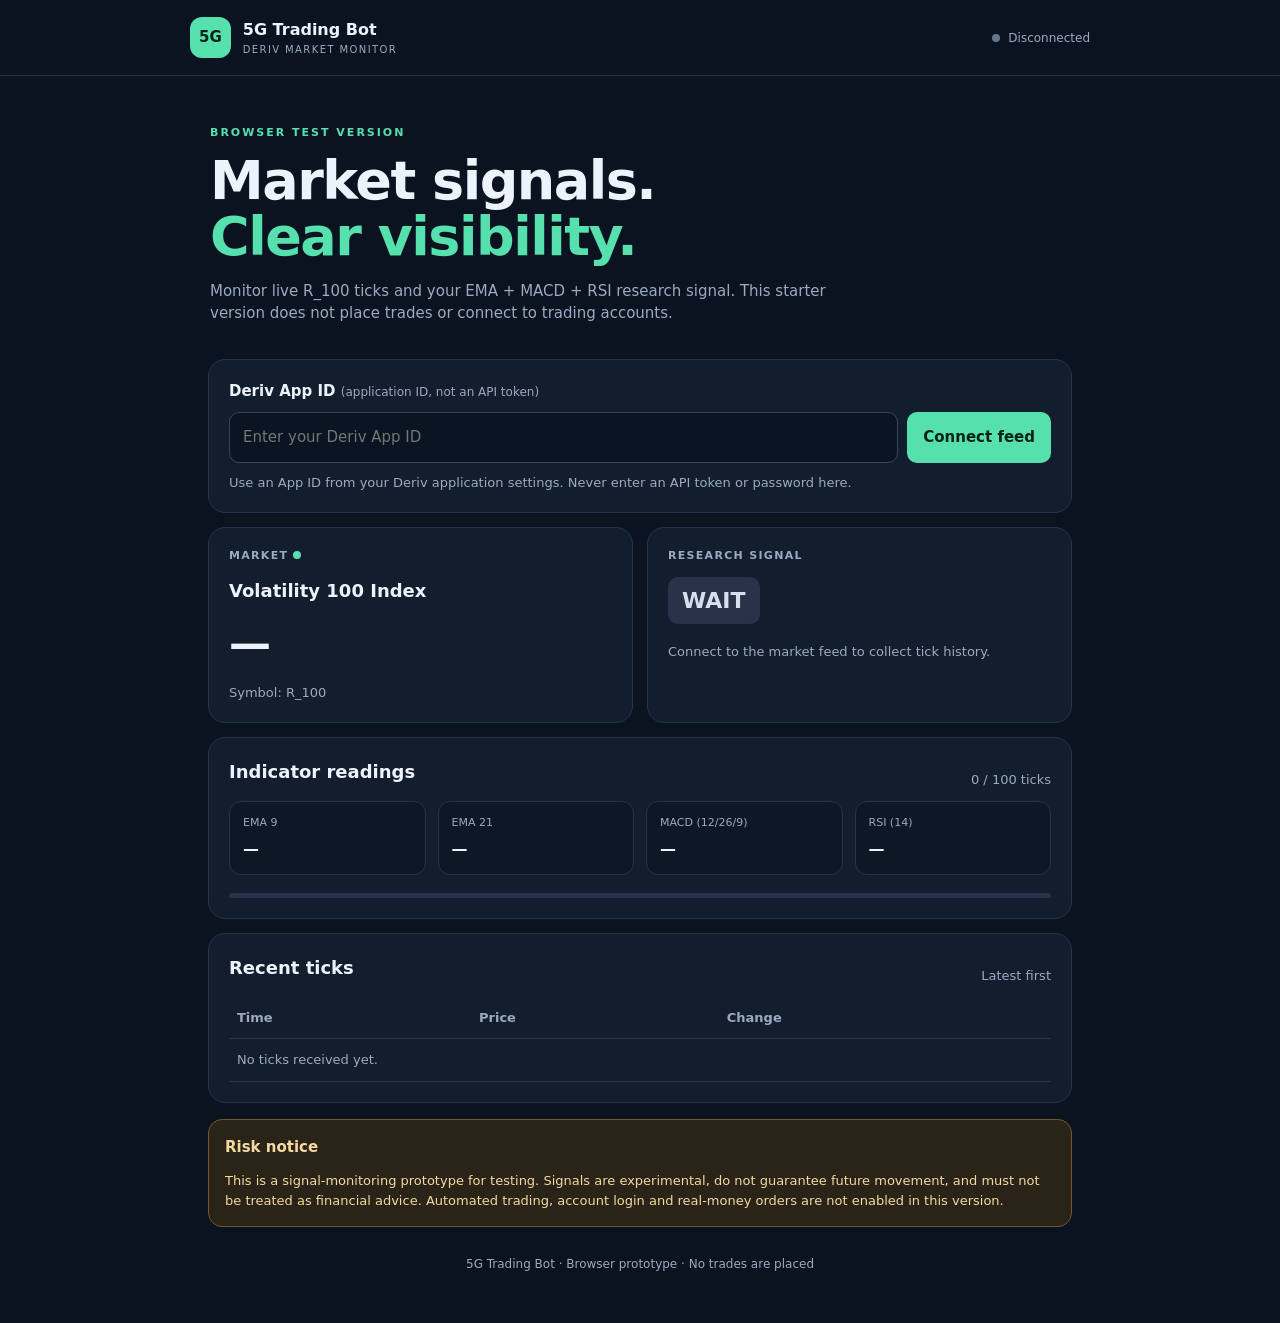
<file: docs/index.html>
<!doctype html>
<html lang="en">
<head>
<meta charset="utf-8">
<meta name="viewport" content="width=device-width, initial-scale=1">
<meta name="theme-color" content="#101827">
<title>5G Trading Bot | Live Signal Monitor</title>
<link rel="stylesheet" href="style.css">
</head>
<body>
<header class="top">
  <div class="brand"><span class="logo">5G</span><div><strong>5G Trading Bot</strong><small>DERIV MARKET MONITOR</small></div></div>
  <span id="connection" class="status"><i></i> Disconnected</span>
</header>
<main>
  <section class="intro">
    <p class="eyebrow">BROWSER TEST VERSION</p>
    <h1>Market signals.<br><span>Clear visibility.</span></h1>
    <p class="sub">Monitor live R_100 ticks and your EMA + MACD + RSI research signal. This starter version does not place trades or connect to trading accounts.</p>
  </section>
  <section class="settings card">
    <label for="appid">Deriv App ID <span>(application ID, not an API token)</span></label>
    <div class="connect-row"><input id="appid" inputmode="numeric" placeholder="Enter your Deriv App ID"><button id="connectBtn">Connect feed</button></div>
    <p class="hint">Use an App ID from your Deriv application settings. Never enter an API token or password here.</p>
  </section>
  <section class="grid">
    <article class="card price-card"><div class="card-label">MARKET <span class="live-dot"></span></div><h2>Volatility 100 Index</h2><div id="price" class="price">—</div><div class="muted">Symbol: R_100</div></article>
    <article class="card signal-card"><div class="card-label">RESEARCH SIGNAL</div><div id="signal" class="signal wait">WAIT</div><p id="explanation" class="muted">Connect to the market feed to collect tick history.</p></article>
  </section>
  <section class="card">
    <div class="section-head"><h2>Indicator readings</h2><span id="tickCount" class="muted">0 / 100 ticks</span></div>
    <div class="indicators">
      <div><span>EMA 9</span><strong id="ema9">—</strong></div>
      <div><span>EMA 21</span><strong id="ema21">—</strong></div>
      <div><span>MACD (12/26/9)</span><strong id="macd">—</strong></div>
      <div><span>RSI (14)</span><strong id="rsi">—</strong></div>
    </div>
    <div class="progress"><div id="progress"></div></div>
  </section>
  <section class="card">
    <div class="section-head"><h2>Recent ticks</h2><span class="muted">Latest first</span></div>
    <div class="table-wrap"><table><thead><tr><th>Time</th><th>Price</th><th>Change</th></tr></thead><tbody id="ticks"><tr><td colspan="3" class="muted">No ticks received yet.</td></tr></tbody></table></div>
  </section>
  <section class="warning"><strong>Risk notice</strong><p>This is a signal-monitoring prototype for testing. Signals are experimental, do not guarantee future movement, and must not be treated as financial advice. Automated trading, account login and real-money orders are not enabled in this version.</p></section>
  <footer>5G Trading Bot · Browser prototype · No trades are placed</footer>
</main>
<script src="app.js"></script>
</body>
</html>
</file>
<file: docs/style.css>
*{box-sizing:border-box} :root{--bg:#0b1220;--card:#121d2e;--line:#25344a;--text:#edf3fc;--muted:#9aabc1;--accent:#55e0ad;--blue:#7da7ff}body{margin:0;background:var(--bg);color:var(--text);font:15px/1.5 system-ui,-apple-system,Segoe UI,Roboto,sans-serif}.top{height:76px;border-bottom:1px solid var(--line);display:flex;align-items:center;justify-content:space-between;padding:0 max(20px,calc((100% - 900px)/2));gap:12px}.brand{display:flex;align-items:center;gap:12px}.brand strong{display:block;font-size:16px}.brand small{display:block;color:var(--muted);font-size:10px;letter-spacing:1.4px}.logo{background:var(--accent);color:#062219;font-weight:900;padding:9px;border-radius:12px}.status{font-size:12px;color:var(--muted);white-space:nowrap}.status i,.live-dot{display:inline-block;width:8px;height:8px;background:#65758a;border-radius:50%;margin-right:5px}.status.connected i,.live-dot{background:var(--accent)}main{max-width:900px;margin:auto;padding:26px 18px 50px}.intro{padding:12px 2px 20px}.eyebrow{color:var(--accent);font-size:11px;font-weight:800;letter-spacing:2px}.intro h1{font-size:clamp(34px,7vw,54px);line-height:1.05;margin:8px 0 14px;letter-spacing:-1.5px}.intro h1 span{color:var(--accent)}.sub{max-width:620px;color:var(--muted);margin:0}.card{background:var(--card);border:1px solid var(--line);border-radius:17px;padding:20px;margin:14px 0}.settings label{display:block;font-weight:700;margin-bottom:10px}.settings label span{color:var(--muted);font-weight:400;font-size:12px}.connect-row{display:flex;gap:9px}input{width:100%;min-width:0;background:#0b1422;border:1px solid #35455d;border-radius:10px;padding:13px;color:var(--text);font:inherit}button{background:var(--accent);color:#062219;border:0;border-radius:10px;padding:0 16px;font-weight:800;white-space:nowrap;font:inherit;font-weight:800;cursor:pointer}.hint,.muted{color:var(--muted);font-size:13px}.hint{margin:10px 0 0}.grid{display:grid;grid-template-columns:1fr 1fr;gap:14px}.grid .card{margin:0}.card-label{font-size:11px;letter-spacing:1.3px;color:var(--muted);font-weight:800}.price-card h2{font-size:18px;margin:12px 0 0}.price{font-size:clamp(28px,6vw,42px);font-weight:800;letter-spacing:-1px;margin:8px 0}.signal{display:inline-block;margin:12px 0 5px;padding:7px 14px;border-radius:10px;background:#263348;font-size:22px;font-weight:900}.signal.higher{background:#123d32;color:#70f0bd}.signal.lower{background:#48252b;color:#ff9aa5}.signal.wait{color:#d7e0ef}.signal-card p{margin-bottom:0}.section-head{display:flex;justify-content:space-between;align-items:center;gap:12px}.section-head h2{font-size:18px;margin:0 0 16px}.indicators{display:grid;grid-template-columns:repeat(4,1fr);gap:12px}.indicators div{background:#0d1726;border:1px solid var(--line);padding:13px;border-radius:12px;min-width:0}.indicators span{display:block;color:var(--muted);font-size:11px}.indicators strong{display:block;font-size:16px;overflow-wrap:anywhere;margin-top:5px}.progress{height:5px;background:#263348;border-radius:9px;margin-top:18px;overflow:hidden}.progress div{height:100%;width:0;background:var(--accent);transition:width .2s}.table-wrap{overflow-x:auto}table{width:100%;border-collapse:collapse;text-align:left}th,td{padding:11px 8px;border-bottom:1px solid var(--line);font-size:13px}th{color:var(--muted);font-weight:600}.up{color:var(--accent)}.down{color:#ff9aa5}.warning{border:1px solid #71572b;background:#2a2418;color:#f3d8a0;border-radius:14px;padding:16px;margin-top:16px}.warning p{font-size:13px;margin-bottom:0}footer{text-align:center;color:var(--muted);font-size:12px;margin-top:28px}@media(max-width:600px){.top{padding:0 16px}.grid{grid-template-columns:1fr}.indicators{grid-template-columns:1fr 1fr}.card{padding:16px}.connect-row{flex-direction:column}.connect-row button{padding:13px}.section-head{align-items:flex-start}.status{font-size:11px}}
</file>
